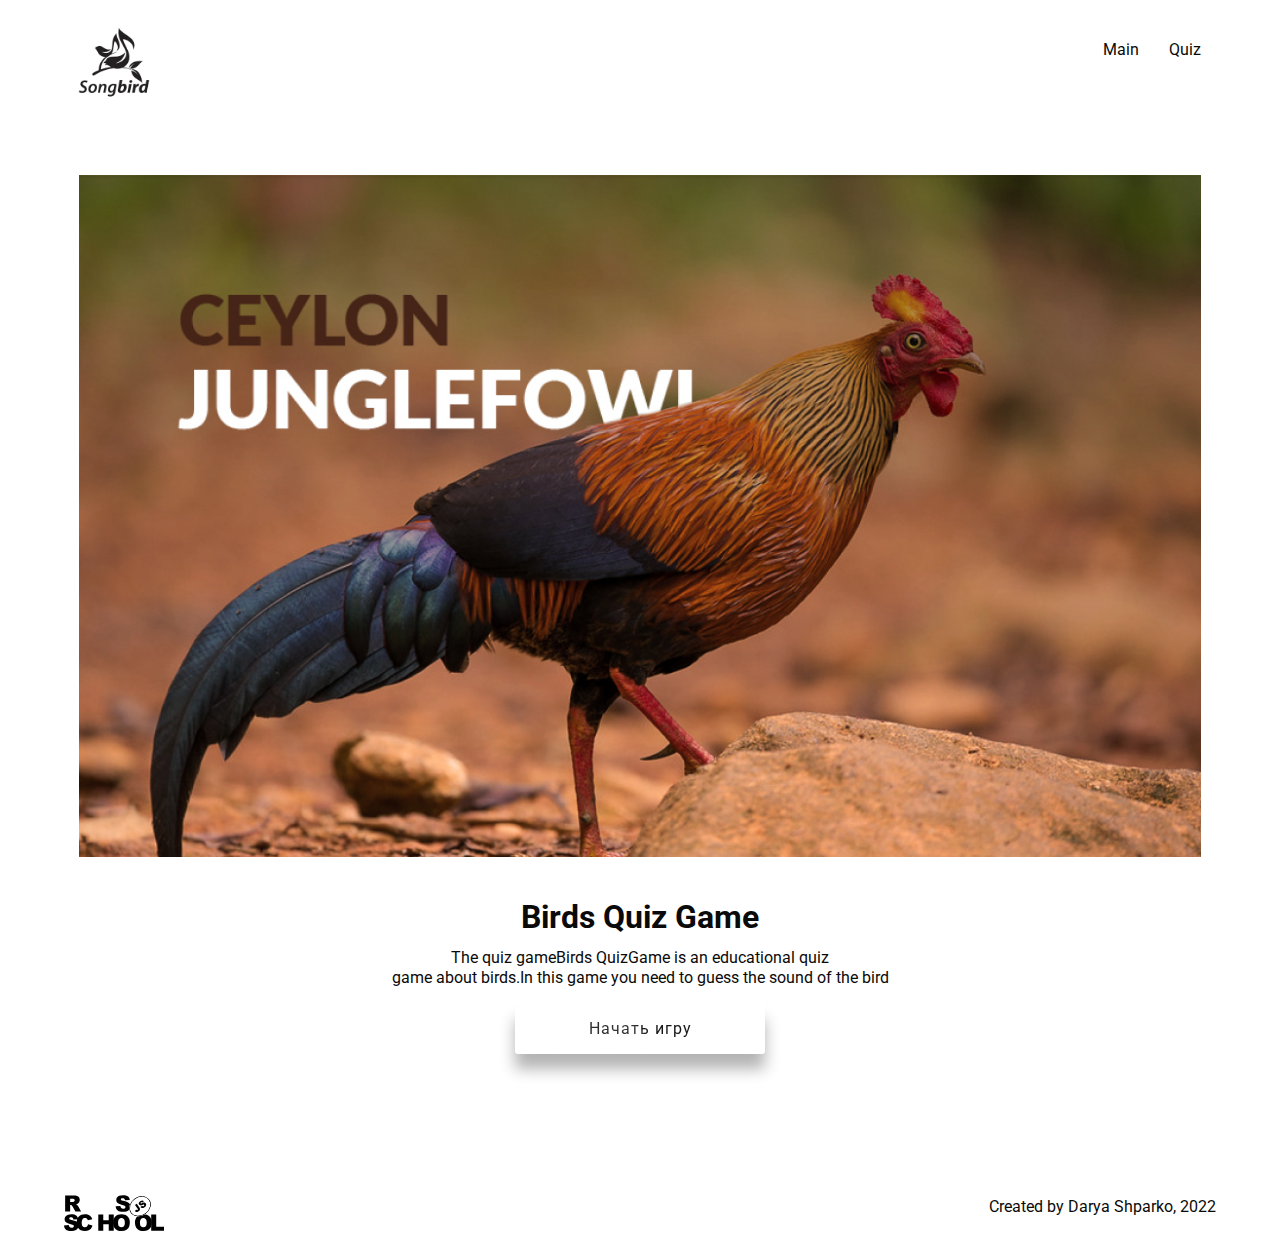
<file: index.html>
<!DOCTYPE html>
<html lang="en">

<head>
    <meta charset="UTF-8">
    <link rel="shortcut icon" href="/assets/images/icon.png">
    <link rel="stylesheet" href="/styles/style.css">
    <meta http-equiv="X-UA-Compatible" content="IE=edge">
    <meta name="viewport" content="width=device-width, initial-scale=1.0">
    <link id="u-theme-google-font" rel="stylesheet"
        href="https://fonts.googleapis.com/css?family=Roboto:100,100i,300,300i,400,400i,500,500i,700,700i,900,900i|Open+Sans:300,300i,400,400i,500,500i,600,600i,700,700i,800,800i">
    <link id="u-page-google-font" rel="stylesheet"
        href="https://fonts.googleapis.com/css?family=Dancing+Script:400,500,600,700">
    <title>Songbird</title>
</head>

<body>
    <header class="header">
        <div class="header__container">
            <a class="logo header__logo" href="/">
                <img class="logo" src="/assets/images/logo.png" alt="logo">

            </a>
            <nav class="header__menu">
                <ul class="header__menu-list">
                    <li class="header__menu-item">
                        <a class="header__menu-link" href="/">Main</a>
                    </li>
                    <li class="header__menu-item">
                        <a class="header__menu-link" href="quiz.html">Quiz</a>
                    </li>
                </ul>
            </nav>

            <div class="burger">
                <svg data-v-4d5437cc="" width="41" height="42" viewBox="0 0 41 42" xmlns="http://www.w3.org/2000/svg"
                    class="Header-menuIcon menu-icon AppSvg-component">
                    <path
                        d="M26 14.0012H8C-1.00025 14.0011 -3.59882 -1.1629 15.4997 1.6457C32.4998 4.14571 41.4999 6.14566 38.9999 23.6458C37.1888 36.3233 27.5001 29.9989 26 29L8 13">
                    </path>
                    <path
                        d="M25.8687 28.0076H7.86866C-1.1316 28.0077 -3.73016 43.1717 15.3683 40.3631C32.3685 37.8631 41.3685 35.8631 38.8685 18.363C37.0575 5.68547 27.5001 12.0011 26 13L7.86866 29">
                    </path>
                    <path d="M26 21H8"></path>
                </svg>
            </div>
        </div>
    </header>

    <main class="main">
        <section class="intro">

            <img class="intro__img _anim-items" src="assets\images\photo2.png" alt="" />
            <div class="intro__text _anim-items">
                <h1>Birds Quiz Game</h1>
                <p>
                    The quiz gameBirds QuizGame is an educational quiz</br> game
                    about birds.In this game you need to guess the sound of the bird</p>
                </p>
            </div>
            <div class="btn-start intro__btn">
                <a href="quiz.html">Начать игру</a>
            </div>
        </section>
    </main>

    <footer class="footer">
        <div class="footer__box">
            <a class="footer__logo" target="_blank" href="https://rs.school/js/">
                <img class="footer__logo-img" src="assets/images/rs_school_js.svg" alt="" />
            </a>
            <a href="https://github.com/dshparko">
                <p>Created by Darya Shparko, 2022</p>
            </a>

        </div>
    </footer>
    <script src="app.js"></script>
</body>

</html>
</file>
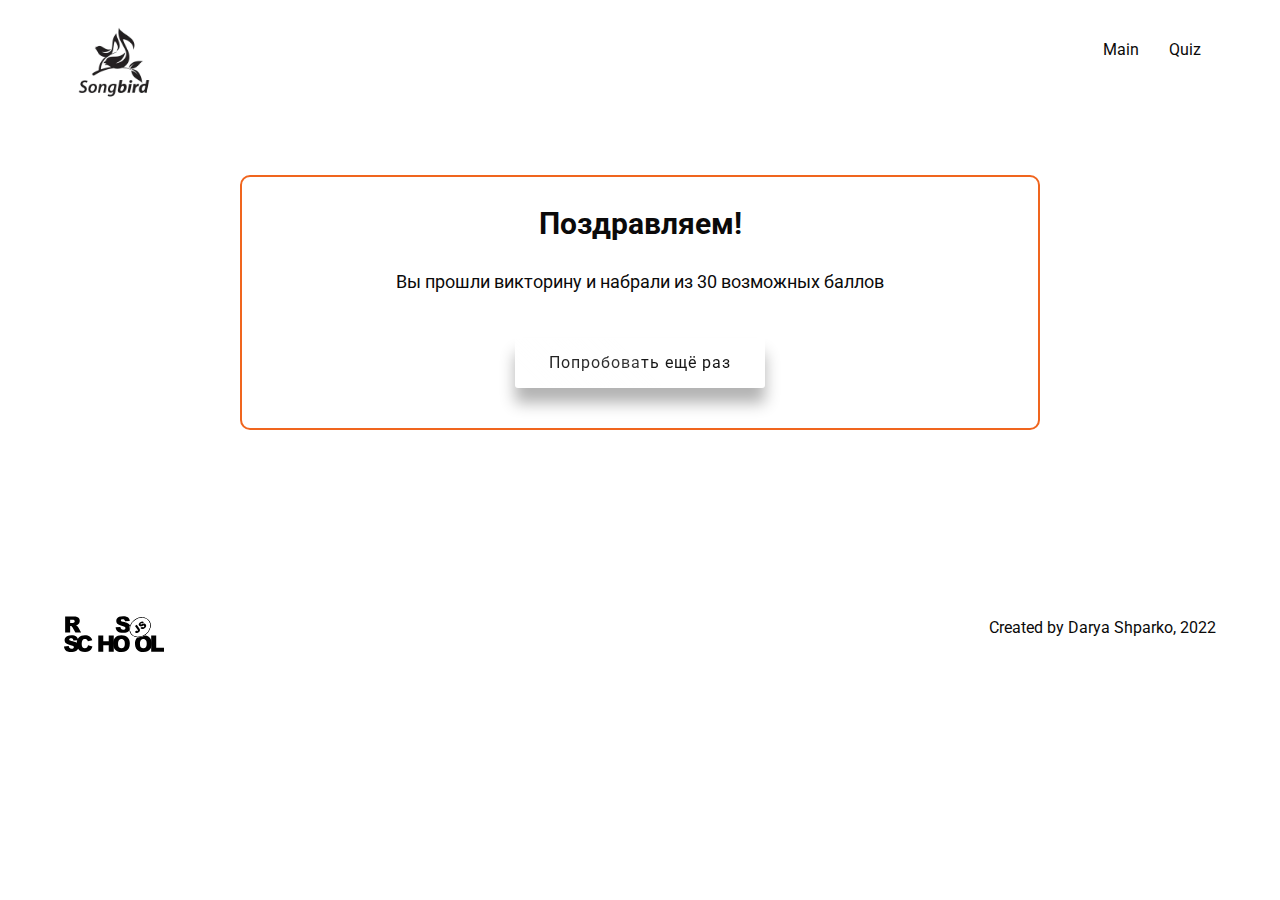
<file: result.html>
<!DOCTYPE html>
<html lang="ru">
  <head>
    <meta charset="UTF-8" />
    <meta http-equiv="X-UA-Compatible" content="IE=edge" />
    <meta name="viewport" content="width=device-width, initial-scale=1.0" />
    <link rel="stylesheet" href="styles/style.css" />
    <title>Songbird</title>
    <link rel="preconnect" href="https://fonts.googleapis.com" />
    <link rel="preconnect" href="https://fonts.gstatic.com" crossorigin />
    <link
      href="https://fonts.googleapis.com/css2?family=Inter:wght@500&family=Roboto:wght@400;500;700&display=swap"
      rel="stylesheet"
    />
    <link rel="icon" type="image/png" href="assets/img/favicon.png" />
  </head>
  
  <body>
    <header class="header">
      <div class="header__container">
       <a class="logo header__logo" href="/">
            <img class="logo" src="/assets/images/logo.png" alt="logo">
        
        </a> 
        <nav class="header__menu">
          <ul class="header__menu-list">
            <li class="header__menu-item">
              <a class="header__menu-link" href="/">Main</a>
            </li>
            <li class="header__menu-item">
              <a class="header__menu-link" href="quiz.html">Quiz</a>
            </li>
          </ul>
        </nav>
        
        <div class="burger">
          <svg data-v-4d5437cc="" width="41" height="42" viewBox="0 0 41 42" xmlns="http://www.w3.org/2000/svg"
            class="Header-menuIcon menu-icon AppSvg-component">
            <path
              d="M26 14.0012H8C-1.00025 14.0011 -3.59882 -1.1629 15.4997 1.6457C32.4998 4.14571 41.4999 6.14566 38.9999 23.6458C37.1888 36.3233 27.5001 29.9989 26 29L8 13">
            </path>
            <path
              d="M25.8687 28.0076H7.86866C-1.1316 28.0077 -3.73016 43.1717 15.3683 40.3631C32.3685 37.8631 41.3685 35.8631 38.8685 18.363C37.0575 5.68547 27.5001 12.0011 26 13L7.86866 29">
            </path>
            <path d="M26 21H8"></path>
          </svg>
        </div>
      </div>
    </header>

    <main class="main">
      <section class="result">
        <div class="result__box">
          <h2 class="result__title">Поздравляем!</h2>
          <p class="result__text">
            Вы прошли викторину и набрали <span class="result__score"></span> из
            30 возможных баллов
          </p>
          <div class="btn-start result__btn">
            <a href="quiz.html">Попробовать ещё раз</a>
          </div>
        </div>
      </section>
    </main>
    <footer class="footer">
      <div class="footer__box">
       <a class="footer__logo" target="_blank" href="https://rs.school/js/">
          <img class="footer__logo-img" src="assets/images/rs_school_js.svg" alt="" />
        </a> 
        <a href="https://github.com/dshparko">
          <p>Created by Darya Shparko, 2022</p>
      </a>
        
      </div>
    </footer>
  <script src="app.js"></script>

  </body>
</html>
</file>
<file: styles/style.css>
@charset "UTF-8";
/* section Normalize start __________________________________*/
html {
  font-family: sans-serif;
  -ms-text-size-adjust: 100%;
  -webkit-text-size-adjust: 100%;
}

body {
  margin: 0;
}

article,
aside,
details,
figcaption,
figure,
footer,
header,
hgroup,
main,
menu,
nav,
section,
summary {
  display: block;
}

audio,
canvas,
progress,
video {
  display: inline-block;
  vertical-align: baseline;
}

audio:not([controls]) {
  display: none;
  height: 0;
}

[hidden],
template {
  display: none;
}

a {
  background-color: transparent;
}

a:active,
a:hover {
  outline: 0;
}

abbr[title] {
  border-bottom: 1px dotted;
}

b,
strong {
  font-weight: bold;
}

dfn {
  font-style: italic;
}

h1 {
  font-size: 2em;
  margin: 0.67em 0;
}

mark {
  background: #ff0;
  color: #000;
}

small {
  font-size: 80%;
}

sub,
sup {
  font-size: 75%;
  line-height: 0;
  position: relative;
  vertical-align: baseline;
}

sup {
  top: -0.5em;
}

sub {
  bottom: -0.25em;
}

img {
  border: 0;
}

svg:not(:root) {
  overflow: hidden;
}

figure {
  margin: 1em 40px;
}

hr {
  -webkit-box-sizing: content-box;
  box-sizing: content-box;
  height: 0;
}

pre {
  overflow: auto;
}

code,
kbd,
pre,
samp {
  font-family: monospace, monospace;
  font-size: 1em;
}

button,
input,
optgroup,
select,
textarea {
  color: inherit;
  font: inherit;
  margin: 0;
}

button {
  overflow: visible;
}

button,
select {
  text-transform: none;
}

button,
html input[type=button],
input[type=reset],
input[type=submit] {
  -webkit-appearance: button;
  cursor: pointer;
}

button[disabled],
html input[disabled] {
  cursor: default;
}

button::-moz-focus-inner,
input::-moz-focus-inner {
  border: 0;
  padding: 0;
}

input {
  line-height: normal;
}

input[type=checkbox],
input[type=radio] {
  -webkit-box-sizing: border-box;
  box-sizing: border-box;
  padding: 0;
}

input[type=number]::-webkit-inner-spin-button,
input[type=number]::-webkit-outer-spin-button {
  height: auto;
}

input[type=search] {
  -webkit-appearance: textfield;
  -webkit-box-sizing: content-box;
  box-sizing: content-box;
}

input[type=search]::-webkit-search-cancel-button,
input[type=search]::-webkit-search-decoration {
  -webkit-appearance: none;
}

fieldset {
  border: 1px solid #c0c0c0;
  margin: 0 2px;
  padding: 0.35em 0.625em 0.75em;
}

legend {
  border: 0;
  padding: 0;
}

textarea {
  overflow: auto;
}

optgroup {
  font-weight: bold;
}

table {
  border-collapse: collapse;
  border-spacing: 0;
}

td,
th {
  padding: 0;
}

/* section Normalize end __________________________________*/
/* Main style start __________________________________*/
* {
  -webkit-box-sizing: border-box;
  box-sizing: border-box;
}

*:focus {
  outline: none;
}

*::after,
*::before {
  -webkit-box-sizing: border-box;
  box-sizing: border-box;
  outline: none;
}

html {
  font-size: 1px;
}

@media screen and (max-width: 1024px) {
  html {
    font-size: 0.9px;
  }
}
body {
  overflow-x: hidden;
  color: rgb(11, 10, 10);
  font-size: 16rem;
  line-height: 20rem;
  font-family: "Roboto", sans-serif;
}

ul {
  padding-left: 0;
  margin: 0;
}

ul li {
  list-style: none;
}

li {
  font-weight: 400;
  font-size: 16rem;
  line-height: 20rem;
  padding-left: 45px;
  position: relative;
}

li::before {
  content: "•";
  color: #fff;
  font-weight: 600;
  display: inline-block;
  width: 1em;
  position: absolute;
  left: 18px;
  font-size: 26rem;
}

h1,
h2,
h3,
h4,
h5,
h6,
p {
  margin-top: 0;
}

img {
  max-width: 100%;
}

a {
  text-decoration: none;
  color: inherit;
  font-weight: 400;
}

a,
button,
input,
select,
textarea {
  cursor: pointer;
  outline: none;
}

a,
label {
  -webkit-tap-highlight-color: transparent;
}

input,
textarea {
  font-family: inherit;
  display: block;
  border-radius: 0 !important;
  appearance: none;
  -moz-appearance: none;
  -webkit-appearance: none;
}

input::-webkit-outer-spin-button,
input::-webkit-inner-spin-button {
  -webkit-appearance: none;
  margin: 0;
}

.main {
  min-height: 500px;
  max-width: 1152px;
  width: 100%;
  margin: 0 auto;
  padding: 75px 15px 125px;
}
@media (max-width: 480px) {
  .main {
    padding: 50px 15px 100px;
  }
}

.btn {
  display: block;
  max-width: 180px;
  width: 100%;
  height: -webkit-fit-content;
  height: -moz-fit-content;
  height: fit-content;
  border: 2px solid #222222;
  border-radius: 6px;
  font-size: 18rem;
  line-height: 24rem;
  color: rgb(15, 14, 14);
  padding: 16px 10px;
  -webkit-transition: 0.5s;
  -o-transition: 0.5s;
  transition: 0.5s;
  display: -webkit-box;
  display: -ms-flexbox;
  display: flex;
  -webkit-box-pack: center;
  -ms-flex-pack: center;
  justify-content: center;
  -webkit-box-align: center;
  -ms-flex-align: center;
  align-items: center;
}

@media screen and (max-width: 1024px) {
  .btn {
    max-width: 160px;
    padding: 15px 10px;
  }
}
.btn:hover {
  background-color: rgb(247, 239, 239);
}

.btn:active {
  -webkit-box-shadow: none;
  box-shadow: none;
}
.btn {
  position: relative;
  top: 0;
  left: 0;
  width: 250px;
  height: 50px;
  margin: 0;
  display: flex;
  justify-content: center;
  align-items: center;
}
.btn-start {
  position: relative;
  top: 0;
  left: 0;
  width: 250px;
  height: 50px;
  margin: 0;
  display: flex;
  justify-content: center;
  align-items: center;
}

.btn-start a,
.btn-start button {
  position: absolute;
  top: 0;
  left: 0;
  width: 100%;
  height: 100%;
  display: flex;
  justify-content: center;
  align-items: center;
  background: rgba(255, 255, 255, 0.05);
  box-shadow: 0 15px 15px rgba(0, 0, 0, 0.3);
  border-bottom: 1px solid rgba(255, 255, 255, 0.1);
  border-top: 1px solid rgba(255, 255, 255, 0.1);
  border-right: none;
  border-left: none;
  border-radius: 3px;
  padding: 10px;
  letter-spacing: 1px;
  text-decoration: none;
  overflow: hidden;
  color: rgb(22, 22, 22);
  font-weight: 400px;
  z-index: 1;
  transition: 0.5s;
  backdrop-filter: blur(15px);
}

.btn-start:hover a,
.btn-start:hover button {
  letter-spacing: 3px;
}

.btn-start a::before,
.btn-start button::before {
  content: "";
  position: absolute;
  top: 0;
  left: 0;
  width: 50%;
  height: 100%;
  background: linear-gradient(to left, rgba(255, 255, 255, 0.15), transparent);
  transform: skewX(45deg) translate(0);
  transition: 0.5s;
  filter: blur(0px);
}

.btn-start:hover a::before,
.btn-start:hover button::before {
  transform: skewX(45deg) translate(200px);
}



.btn-start:hover::before {
  bottom: 0;
  height: 50%;
  width: 80%;
  border-radius: 30px;
}



.btn-start:hover::after {
  top: 0;
  height: 50%;
  width: 80%;
  border-radius: 30px;
  -webkit-border-radius: 30px;
  -moz-border-radius: 30px;
  -ms-border-radius: 30px;
  -o-border-radius: 30px;
}



/* Main style end __________________________________*/
@font-face {
  font-family: Pushster;
  font-display: swap;
  src: url("../fonts/Pushster-Regular.woff2") format("woff2"), url("../fonts/Pushster-Regular.woff") format("woff");
  font-weight: 400;
  font-style: normal;
}
.header {
  display: flex;
  justify-content: center;
  min-height: 75px;
  position: relative;
}
@media (max-width: 768px) {
  .header {
    min-height: 60px;
  }
}

.header__container {
  
  justify-content: space-between;
  max-width: 1152px;
  width: 100%;
  display: flex;
  position: relative;
}
@media (max-width: 768px) {
  .header__container {
    justify-content: flex-end;
    align-items: center;
    padding-right: 15px;
  }
}

.header__menu {
  display: flex;
  align-items: center;
  padding: 0 15px;
}
@media (max-width: 768px) {
  .header__menu {
    border-top: 2px solid #f0651e;
    border-bottom: 2px solid #f0651e;
    position: absolute;
    display: block;
    top: 60px;
    right: -100%;
    max-width: 200px;
    width: 100%;
    padding: 15px;
    transition: all 0.4s ease;
  }
}

.header__menu_active {
  right: 0;
}

.header__menu-list {
  display: flex;
}
@media (max-width: 768px) {
  .header__menu-list {
    display: block;
  }
}

.header__menu-item {
  padding-left: 0;
  margin-right: 30px;
}
@media (max-width: 768px) {
  .header__menu-item {
    margin-bottom: 15px;
    margin: 0 0 15px;
  }
}

.header__menu-item:last-of-type {
  margin: 0;
}

.header__menu-item::before {
  content: none;
}

.header__menu-link {
  transition: color 0.5s;
  -webkit-transition: color 0.5s;
  -moz-transition: color 0.5s;
  -ms-transition: color 0.5s;
  -o-transition: color 0.5s;
}

.header__menu-link:hover {
  color: #f0651e;
}

.logo {
  text-transform: uppercase;
  letter-spacing: 0.5em;
  display: block;
  border: 4px double rgba(255, 255, 255, 0.25);
  border-width: 3px 0;
  padding: 3px 0;
  width: 100%;
  max-width: 200px;
  height: fit-content;
}
@media (max-width: 768px) {
  .logo {
    padding: 0;
  }
}

.logo__text {
  letter-spacing: 0;
  font-weight: 500;
  font-size: 36px;
  font-weight: 700;
  line-height: 40px;
  text-align: center;
  display: block;
  margin-bottom: 0;
  text-shadow: 0 0 80px rgba(255, 255, 255, 0.5);
  background: url(https://i.ibb.co/RDTnNrT/animated-text-fill.png) repeat-y;
  -webkit-background-clip: text;
  background-clip: text;
  -webkit-text-fill-color: transparent;
  -webkit-animation: aitf 80s linear infinite;
  -webkit-transform: translate3d(0, 0, 0);
  -webkit-backface-visibility: hidden;
}
@media (max-width: 768px) {
  .logo__text {
    font-size: 30px;
    line-height: 34px;
  }
}
.header__logo {
  max-width: 100px;
  max-height: 100px;
}

@-webkit-keyframes aitf {
  0% {
    background-position: 0% 50%;
  }
  100% {
    background-position: 100% 50%;
  }
}
.burger {
  display: none;
}

@media (max-width: 768px) {
  .burger {
    display: flex;
    align-items: center;
    cursor: pointer;
    width: 40px;
    height: 40px;
  }

  .burger svg {
    width: 38px;
    height: 39px;
    fill: none;
    transform: translateX(13px);
    pointer-events: none;
  }

  .burger svg path {
    stroke-width: 2px;
    stroke: #f0651e;
    stroke-dasharray: 0 1152px;
  }

  .burger:not(.header__menu_active) svg path {
    transition: stroke-dashoffset 0.3s cubic-bezier(0.645, 0.045, 0.355, 1), stroke-dasharray 0.3s cubic-bezier(0.645, 0.045, 0.355, 1);
  }

  .burger:not(.header__menu_active) svg path:first-child,
.burger:not(.header__menu_active) svg path:nth-child(2) {
    stroke-dasharray: 10px 1152px;
  }

  .burger:not(.header__menu_active) svg path:nth-child(3) {
    transition: stroke-dashoffset 0.3s cubic-bezier(0.645, 0.045, 0.355, 1), stroke-dasharray 0.3s cubic-bezier(0.645, 0.045, 0.355, 1), opacity 0.2s cubic-bezier(0.645, 0.045, 0.355, 1), transform 0.2s cubic-bezier(0.645, 0.045, 0.355, 1);
    stroke-dasharray: 20px 1152px;
  }

  .header__menu_active svg path {
    transition: stroke-dashoffset 0.8s cubic-bezier(0.645, 0.045, 0.355, 1), stroke-dasharray 0.8s cubic-bezier(0.645, 0.045, 0.355, 1);
  }

  .header__menu_active svg path:nth-child(1) {
    transition: stroke-dashoffset 0.8s cubic-bezier(0.645, 0.045, 0.355, 1), stroke-dasharray 0.8s cubic-bezier(0.645, 0.045, 0.355, 1);
  }

  .header__menu_active svg path:nth-child(1),
.header__menu_active svg path:nth-child(2) {
    stroke-dashoffset: -102px;
    stroke-dasharray: 30px 1152px;
  }

  .header__menu_active svg path:nth-child(3) {
    stroke-dasharray: 18px 1152px;
    opacity: 0;
    transform: translate3d(-15px, 0, 0);
    transition: opacity 0.3s cubic-bezier(0.645, 0.045, 0.355, 1), transform 0.3s cubic-bezier(0.645, 0.045, 0.355, 1);
  }
}
/* section Intro start __________________________________*/
.intro__text {
  text-align: center;
}

.intro__img {
  margin: 0 auto;
  object-fit: cover;
  display: block;
  margin-bottom: 50px;
}

.intro__btn {
  margin: 0 auto;
}

/* section Intro end __________________________________*/
/* section Game start __________________________________*/
.game__score {
  text-align: center;
  font-size: 22rem;
  line-height: 26rem;
  margin-bottom: 30px;
}

.game__pagination {
  display: grid;
  grid-template-columns: repeat(6, 1fr);
  background-color: #fbeced;
  border-radius: 20px;
  -webkit-border-radius: 20px;
  -moz-border-radius: 20px;
  -ms-border-radius: 20px;
  -o-border-radius: 20px;
  margin-bottom: 45px;
}
@media (max-width: 768px) {
  .game__pagination {
    grid-template-columns: repeat(3, 1fr);
    margin-bottom: 30px;
  }
}
@media (max-width: 480px) {
  .game__pagination {
    grid-template-columns: repeat(2, 1fr);
  }
}

.game__pagination-item:first-of-type {
  border-radius: 20px 0 0 20px;
  -webkit-border-radius: 20px 0 0 20px;
  -moz-border-radius: 20px 0 0 20px;
  -ms-border-radius: 20px 0 0 20px;
  -o-border-radius: 20px 0 0 20px;
}

.game__pagination-item:last-of-type {
  border-radius: 0 20px 20px 0;
  -webkit-border-radius: 0 20px 20px 0;
  -moz-border-radius: 0 20px 20px 0;
  -ms-border-radius: 0 20px 20px 0;
  -o-border-radius: 0 20px 20px 0;
}

.game__pagination-item {
  padding: 15px 0;
  text-align: center;
}
@media (max-width: 768px) {
  .game__pagination-item {
    border-radius: 20px !important;
    -webkit-border-radius: 20px !important;
    -moz-border-radius: 20px !important;
    -ms-border-radius: 20px !important;
    -o-border-radius: 20px !important;
  }
}

.game__pagination-item_active {
  background-color:#fed8da;
}

.game__pagination-item::before {
  content: none;
}

.game__current-animal {
  display: flex;
  border: 2px solid #f0651e;
  padding: 20px;
  width: 100%;
  border-radius: 10px;
  -webkit-border-radius: 10px;
  -moz-border-radius: 10px;
  -ms-border-radius: 10px;
  -o-border-radius: 10px;
  margin-bottom: 30px;
}
@media (max-width: 768px) {
  .game__current-animal {
    display: block;
    max-width: 400px;
    margin: 0 auto 30px;
  }
}
@media (max-width: 480px) {
  .game__current-animal {
    padding: 10px;
  }
}

.game__current-animal-img {
  border-radius: 10px;
  object-fit: cover;
  width: 190px;
  height: 150px;
}
@media (max-width: 768px) {
  .game__current-animal-img {
    margin: 0 auto 25px;
  }
}

.game__current-animal-description {
  padding: 10px 10px 10px 50px;
}
@media (max-width: 768px) {
  .game__current-animal-description {
    padding: 0;
    margin: 0 auto;
  }
}

.game__current-animal-title {
  padding-bottom: 5px;
  border-bottom: 1px solid #fff;
  margin-bottom: 15px;
}

@media (max-width: 768px) {
  .game__current-animal-audio {
    margin: 0 auto;
    display: block;
  }
}
@media (max-width: 480px) {
  .audio {
    width: 266px;
  }
}
.audio::-webkit-media-controls {
  width: inherit;
  height: inherit;
  position: relative;
  direction: ltr;
  display: flex;
  flex-direction: column;
  justify-content: flex-end;
  align-items: center;
}

.audio::-webkit-media-controls-enclosure {
  width: 100%;
  max-width: 800px;
  flex-shrink: 0;
  bottom: 0;
  text-indent: 0;
  padding: 0;
  box-sizing: border-box;
}

.audio::-webkit-media-controls-panel {
  display: flex;
  flex-direction: row;
  align-items: center;
  justify-content: flex-start;
  -webkit-user-select: none;
  position: relative;
  width: 100%;
  z-index: 0;
  overflow: hidden;
  text-align: right;
  bottom: auto;
  background-color: #fbeced;
  border-radius: 5px;
  transition: opacity 0.3s;
}

.audio:-webkit-full-page-media {
  max-height: 100%;
  max-width: 100%;
}

.audio:-webkit-full-page-media::-webkit-media-controls-panel {
  bottom: 0px;
}

.audio::-webkit-media-controls-play-button {
  -webkit-appearance: media-play-button;
  display: flex;
  flex: none;
  border: none;
  box-sizing: border-box;
  width: 30px;
  height: 30px;
  line-height: 30px;
  margin-right: 9px;
  padding: 0;
  background-color: initial;
  color: inherit;
}
@media (max-width: 480px) {
  .audio::-webkit-media-controls-play-button {
    margin-right: 5px;
  }
}

.audio::-webkit-media-controls-timeline-container {
  -webkit-appearance: media-controls-background;
  display: flex;
  flex-direction: row;
  align-items: center;
  justify-content: flex-end;
  flex: 1 1;
  -webkit-user-select: none;
  height: 16px;
  min-width: 0;
}

.audio::-webkit-media-controls-current-time-display,
.audio::-webkit-media-controls-time-remaining-display {
  -webkit-appearance: media-current-time-display;
  -webkit-user-select: none;
  flex: none;
  display: flex;
  border: none;
  cursor: default;
  height: 30px;
  margin: 0 9px 0 0;
  padding: 0;
  line-height: 30px;
  font-size: 16px;
  font-weight: bold;
  color: #000;
  letter-spacing: normal;
  word-spacing: normal;
  text-transform: none;
  text-indent: 0;
  text-shadow: none;
  text-decoration: none;
}

.audio::-webkit-media-controls-timeline {
  display: flex;
  margin: 0 25px 0 0;
  padding: 0;
  background-color: transparent;
  min-width: 130px;
  border: initial;
  color: inherit;
  border-radius: 10px;
  -webkit-border-radius: 10px;
  -moz-border-radius: 10px;
  -ms-border-radius: 10px;
  -o-border-radius: 10px;
}
@media (max-width: 480px) {
  .audio::-webkit-media-controls-timeline {
    min-width: 110px;
  }
}

.audio::-webkit-media-controls-volume-slider {
  -webkit-appearance: media-volume-slider;
  display: flex;
  flex: 1 1.9 auto;
  height: 8px;
  max-width: 70px;
  margin: 0 15px 0 0;
  padding: 0;
  background-color: transparent;
  min-width: 15px;
  border: initial;
  color: inherit;
}

.audio::-webkit-media-controls-mute-button,
.audio::-webkit-media-controls-overlay-enclosure,
.audio::-webkit-media-controls-fullscreen-button,
.audio::-webkit-media-controls-toggle-closed-captions-button,
.audio::-webkit-media-controls-fullscreen-volume-slider,
video::-webkit-media-controls-fullscreen-volume-slider,
.audio::-webkit-media-controls-fullscreen-volume-min-button,
video::-webkit-media-controls-fullscreen-volume-min-button,
.audio::-webkit-media-controls-fullscreen-volume-max-button,
video::-webkit-media-controls-fullscreen-volume-max-button {
  display: none;
}

.game__box {
  display: flex;
  justify-content: space-between;
  margin-bottom: 45px;
}
@media (max-width: 768px) {
  .game__box {
    flex-wrap: wrap;
    max-width: 400px;
    margin: 0 auto 45px;
  }
}

.game__list {
  border: 2px solid #f0651e;
  width: 40%;
  margin-right: 30px;
  border-radius: 10px;
  -webkit-border-radius: 10px;
  -moz-border-radius: 10px;
  -ms-border-radius: 10px;
  -o-border-radius: 10px;
  height: fit-content;
}
@media (max-width: 768px) {
  .game__list {
    width: 100%;
    margin: 0 0 30px;
  }
}

.game__item {
  padding: 15px 15px 15px 45px;
  cursor: pointer;
  border-bottom: 2px solid #f0651e;
  transition: 0.5s;
  -webkit-transition: 0.5s;
  -moz-transition: 0.5s;
  -ms-transition: 0.5s;
  -o-transition: 0.5s;
}

.game__item:first-of-type {
  border-radius: 10px 10px 0 0;
  -webkit-border-radius: 10px 10px 0 0;
  -moz-border-radius: 10px 10px 0 0;
  -ms-border-radius: 10px 10px 0 0;
  -o-border-radius: 10px 10px 0 0;
}

.game__item:last-child {
  border-radius: 0 0 10px 10px;
  -webkit-border-radius: 0 0 10px 10px;
  -moz-border-radius: 0 0 10px 10px;
  -ms-border-radius: 0 0 10px 10px;
  -o-border-radius: 0 0 10px 10px;
}

.game__item:last-of-type {
  border-bottom: none;
}

.game__item_wrong,
.game__item_wrong::before {
  color: #d62c1a;
}

.game__item_right,
.game__item_right::before {
  color: #1eff45;
}

.game__item:hover {
}

.description-animal,
.instruction {
  border: 2px solid #f0651e;
  border-radius: 10px;
  width: 60%;
  padding: 20px;
  display: none;
}
@media (max-width: 768px) {
  .description-animal,
.instruction {
    width: 100%;
  }
}
@media (max-width: 480px) {
  .description-animal,
.instruction {
    padding: 10px;
  }
}

.instruction_active {
  display: block;
}

.instruction__text {
  margin-bottom: 0;
}

.description-animal_active,
.description-animal_active {
  display: block;
}

.description-animal__top {
  display: flex;
  margin-bottom: 25px;
}
@media (max-width: 768px) {
  .description-animal__top {
    display: block;
    margin-bottom: 15px;
  }
}

.description-animal__img {
  width: 190px;
  height: 150px;
  object-fit: cover;
  border-radius: 10px;
}
@media (max-width: 768px) {
  .description-animal__img {
    margin: 0 auto 25px;
    display: block;
  }
}

.description-animal__description {
  padding: 10px 10px 10px 20px;
}
@media (max-width: 768px) {
  .description-animal__description {
    padding: 0;
  }
}

.description-animal__title,
.description-animal__kind {
  border-bottom: 1px solid #fff;
  padding-bottom: 5px;
}

.description-animal__title {
  margin-bottom: 10px;
}

.description-animal__kind {
  margin-bottom: 15px;
}

@media (max-width: 768px) {
  .description-animal__audio {
    margin: 0 auto;
    display: block;
  }
}
.description-animal__text {
  margin-bottom: 0;
  text-align: justify;
}

.game__btn {
  margin: 0 auto;
  pointer-events: none;
}

.game__btn_active {
  pointer-events: inherit;
}




/* section Game end __________________________________*/
/* section Result start __________________________________*/
.result__box {
  max-width: 800px;
  width: 100%;
  border: 2px solid #f0651e;
  border-radius: 10px;
  padding: 30px 20px 40px;
  margin: 0 auto 30px;
}

.result__title {
  text-align: center;
  font-size: 30rem;
  line-height: 34rem;
  margin-bottom: 30px;
}

.result__text {
  font-size: 18rem;
  line-height: 22rem;
  margin-bottom: 45px;
  text-align: center;
}

.result__btn {
  margin: 0 auto;
}

/* section Result end __________________________________*/
.footer {
  padding: 15px 15px;
}

.footer__box {
  max-width: 1152px;
  width: 100%;
  margin: 0 auto;
  display: flex;
  justify-content: space-between;
  align-items: center;
}

.footer__text {
  margin-bottom: 0;
  margin: 0 15px 0 0;
}

.footer__link {
  transition: color 0.5s;
  -webkit-transition: color 0.5s;
  -moz-transition: color 0.5s;
  -ms-transition: color 0.5s;
  -o-transition: color 0.5s;
}

.footer__link:hover {
  color: #000;
}

.footer__logo {
  max-width: 100px;
  width: 100%;
}

.footer__logo-img {
  max-width: 100px;
}
</file>
